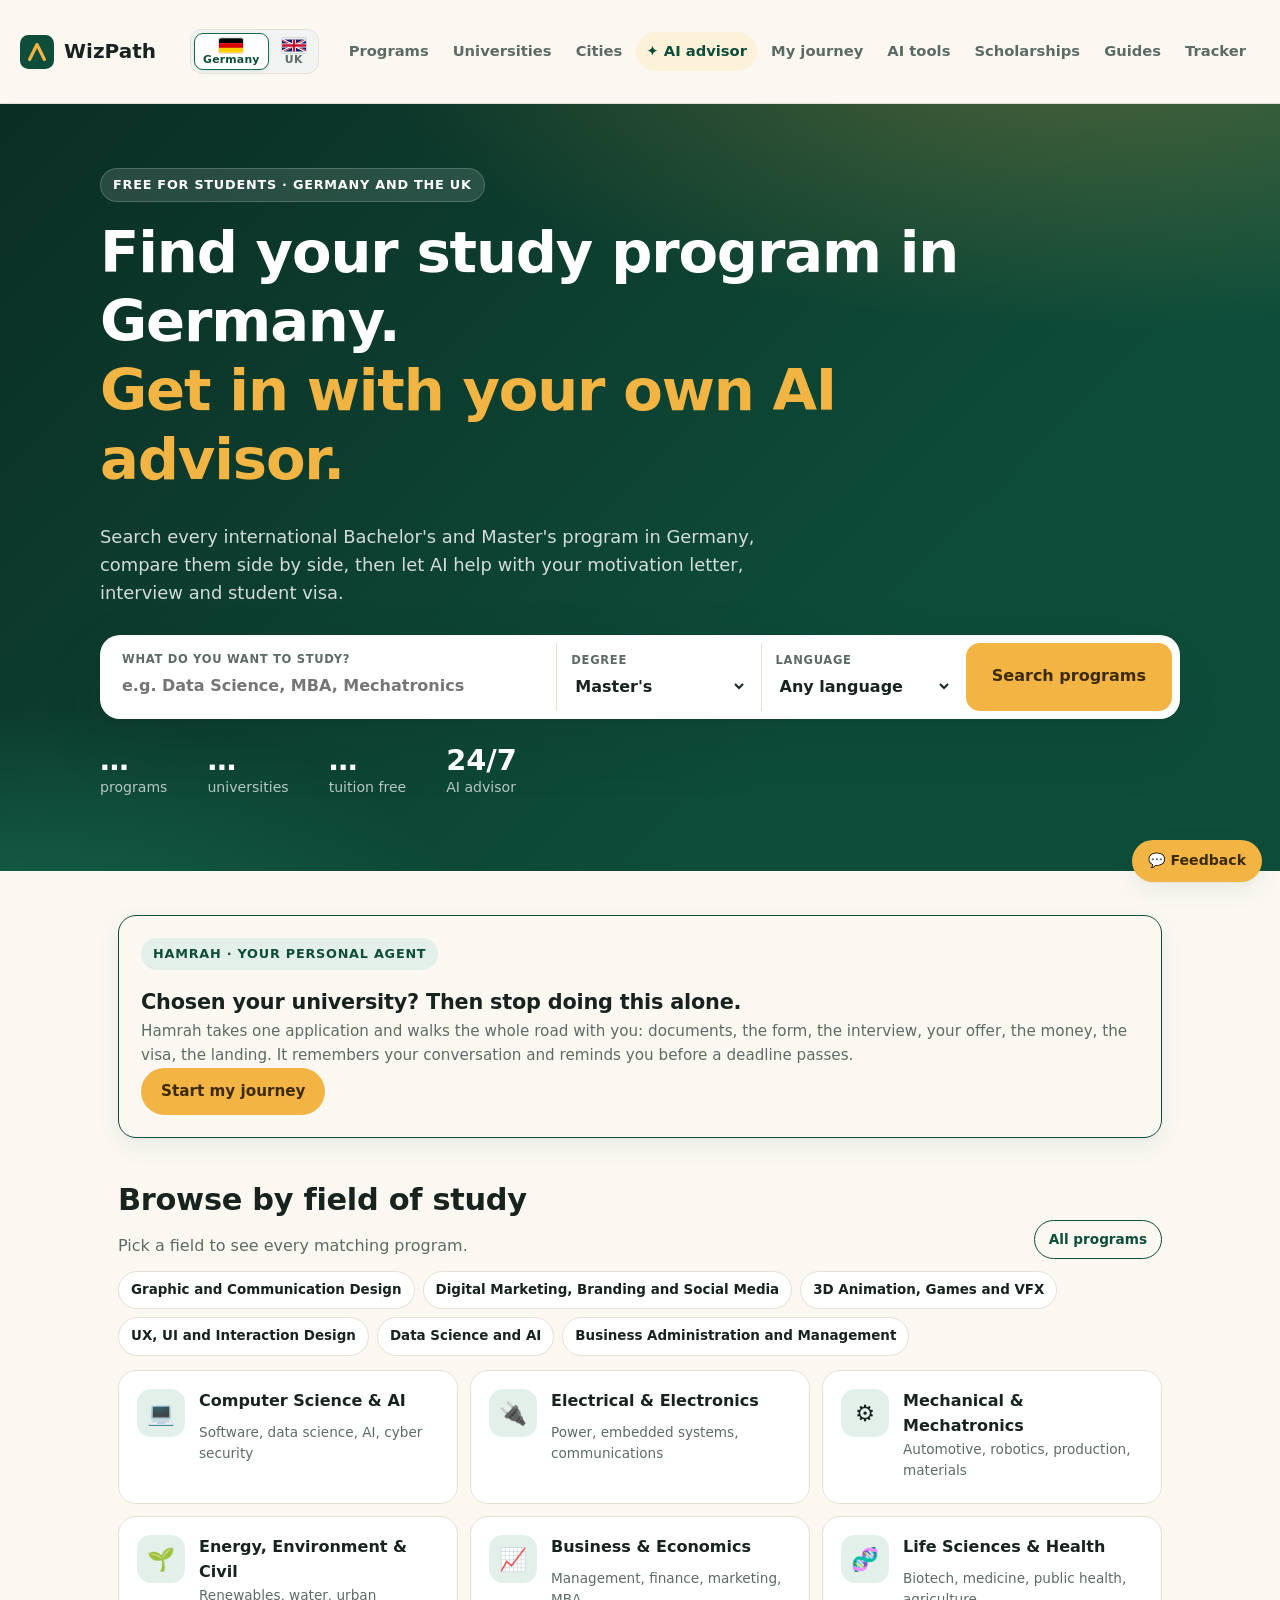
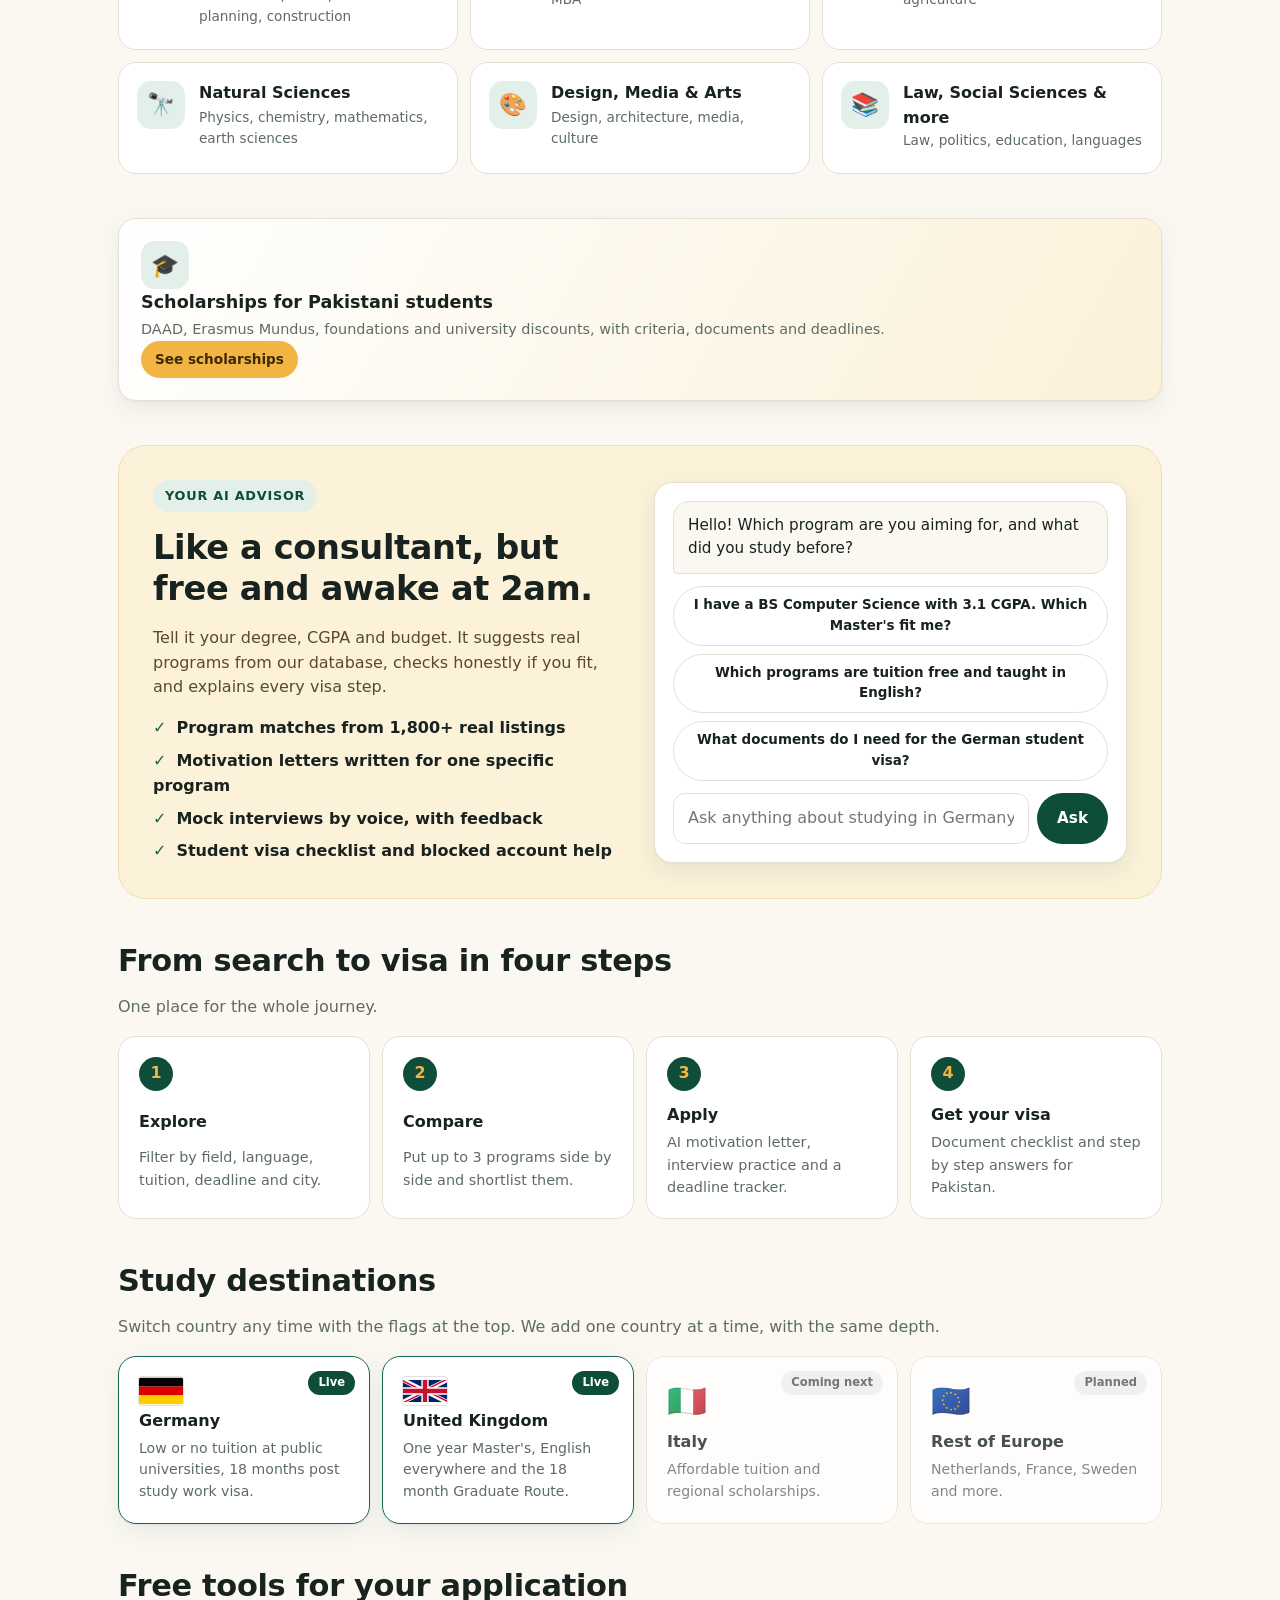
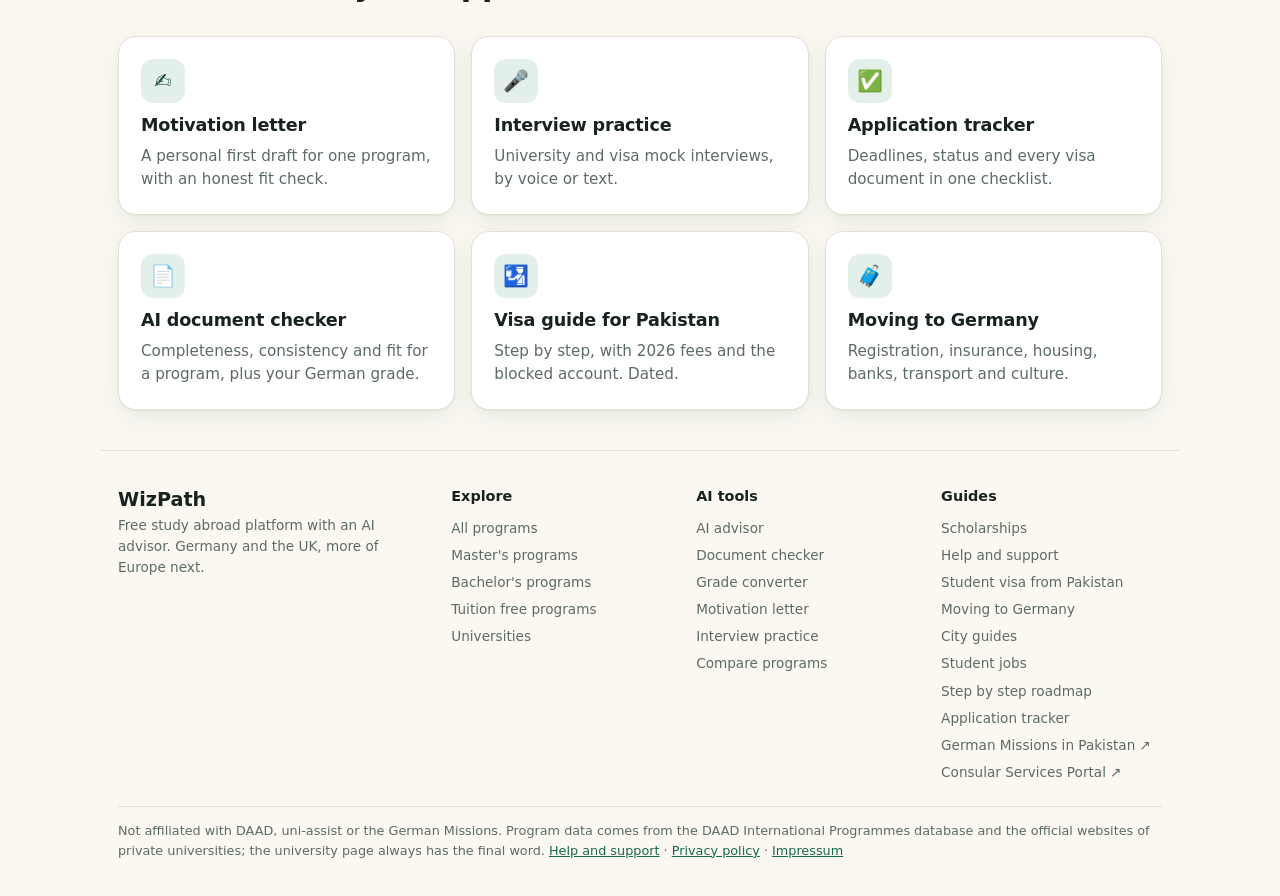
<file: index.html>
<!DOCTYPE html>
<html lang="en">
<head>
  <meta charset="UTF-8" />
  <meta name="viewport" content="width=device-width, initial-scale=1, viewport-fit=cover" />
  <meta http-equiv="Content-Security-Policy" content="default-src 'self'; script-src 'self'; style-src 'self' 'unsafe-inline' https://fonts.googleapis.com; font-src https://fonts.gstatic.com; img-src 'self' data: blob: https://uutsrmaomrfbnewgisqs.supabase.co https://upload.wikimedia.org https://thumb.wikimedia.org https://*.wikimedia.org; connect-src 'self' https://en.wikipedia.org https://www.wikidata.org https://uutsrmaomrfbnewgisqs.supabase.co wss://uutsrmaomrfbnewgisqs.supabase.co; frame-src 'none'; object-src 'none'; base-uri 'self'; form-action 'self'" />
  <meta name="referrer" content="strict-origin-when-cross-origin" />
  <title>WizPath · Study in Germany or the UK, with a free AI advisor</title>
  <meta name="description" content="Search Bachelor's and Master's programs in Germany and the UK, compare them, and get free AI help with motivation letters, interviews and the student visa." />
  <meta property="og:title" content="WizPath · Your free path to a university in Germany or the UK" />
  <meta property="og:site_name" content="WizPath" />
  <meta property="og:url" content="https://wizzpath.com/" />
  <meta property="og:type" content="website" />
  <meta name="twitter:card" content="summary_large_image" />
  <link rel="canonical" href="https://wizzpath.com/" />
  <meta property="og:description" content="Search programs in Germany and the UK, then let Hamrah walk your whole application with you. Free for Pakistani students." />
  <meta name="theme-color" content="#0E4D3A" />
  <link rel="preconnect" href="https://fonts.googleapis.com" />
  <link rel="preconnect" href="https://fonts.gstatic.com" crossorigin />
  <link href="https://fonts.googleapis.com/css2?family=Plus+Jakarta+Sans:wght@400;500;600;700;800&display=swap" rel="stylesheet" />
  <link rel="stylesheet" href="styles.css?v=20261114e" />
  <link rel="icon" href="data:image/svg+xml,%3Csvg xmlns='http://www.w3.org/2000/svg' viewBox='0 0 64 64'%3E%3Crect width='64' height='64' rx='16' fill='%230E4D3A'/%3E%3Cpath d='M18 46 L32 18 L46 46' stroke='%23F2B544' stroke-width='6' fill='none' stroke-linecap='round' stroke-linejoin='round'/%3E%3C/svg%3E" />
</head>
<body>
  <header class="topbar">
    <a href="#/" class="brand" aria-label="WizPath home">
      <span class="brand-mark" aria-hidden="true">
        <svg viewBox="0 0 64 64"><rect width="64" height="64" rx="16" fill="#0E4D3A"/><path d="M18 46 L32 18 L46 46" stroke="#F2B544" stroke-width="6" fill="none" stroke-linecap="round" stroke-linejoin="round"/></svg>
      </span>
      <span class="brand-name">WizPath</span>
    </a>
    <div class="ctry-switch" id="ctrySwitch" role="group" aria-label="Study country"></div>
    <nav class="topnav" aria-label="Main">
      <a href="#/finder" data-nav="finder">Programs</a>
      <a href="#/universities" data-nav="universities">Universities</a>
      <a href="#/cities" data-nav="cities">Cities</a>
      <a href="#/visa" data-nav="visa" class="nav-ai">✦ AI advisor</a>
      <a href="#/journey" data-nav="journey">My journey</a>
      <a href="#/tools" data-nav="tools">AI tools</a>
      <a href="#/scholarships" data-nav="scholarships">Scholarships</a>
      <a href="#/guides" data-nav="guides">Guides</a>
      <a href="#/tracker" data-nav="tracker">Tracker</a>
    </nav>
    <div id="authArea" class="auth-area"></div>
  </header>

  <div id="demoBanner" class="demo-banner" hidden>
    Demo mode: your data stays on this device and AI answers are samples. Connect Supabase in config.js to go live.
  </div>

  <main id="app" tabindex="-1"></main>

  <footer class="footer">
    <div class="foot-cols">
      <div class="foot-brand"><strong>WizPath</strong><p>Free study abroad platform with an AI advisor. Germany and the UK, more of Europe next.</p></div>
      <div id="footExplore"></div>
      <div><h4>AI tools</h4><a href="#/visa">AI advisor</a><a href="#/doccheck">Document checker</a><a href="#/grades">Grade converter</a><a href="#/letter">Motivation letter</a><a href="#/interview">Interview practice</a><a href="#/compare">Compare programs</a></div>
      <div id="footGuides"><h4>Guides</h4></div>
    </div>
    <p class="foot-legal" id="footLegal">Not affiliated with DAAD, uni-assist or the German Missions. Program data comes from the DAAD International Programmes database and the official websites of private universities; the university page always has the final word. <a href="#/support">Help and support</a> · <a href="#/privacy">Privacy policy</a> · <a href="#/impressum">Impressum</a></p>
  </footer>

  <nav class="bottomnav" aria-label="Mobile">
    <a href="#/" data-nav="home"><span class="ic">⌂</span>Home</a>
    <a href="#/finder" data-nav="finder"><span class="ic">⌕</span>Programs</a>
    <a href="#/visa" data-nav="visa"><span class="ic">✦</span>AI</a>
    <a href="#/tools" data-nav="tools"><span class="ic">🧰</span>Tools</a>
    <a href="#/journey" data-nav="journey"><span class="ic">🧭</span>Journey</a>
  </nav>

  <button id="fbBtn" class="fb-btn" type="button">💬 Feedback</button>
  <div id="toast" class="toast" role="status" aria-live="polite"></div>

  <script src="config.js?v=20261114e"></script>
  <script src="vendor/supabase-2.118.0.js?v=20261114e"></script>
  <script src="guides.js?v=20261114e"></script>
  <script src="guides_uk.js?v=20261114e"></script>
  <script src="journey_plan.js?v=20261114e"></script>
  <script src="programs.js?v=20261114e"></script>
  <script type="module" src="app.js?v=20261114e"></script>
</body>
</html>
</file>
<file: styles.css>
:root {
  --green: #0E4D3A;
  --green-2: #16684F;
  --green-soft: #E3F0EA;
  --gold: #F2B544;
  --gold-soft: #FCF1D9;
  --cream: #FBF8F2;
  --ink: #18231F;
  --muted: #5D6B65;
  --line: #E6E0D4;
  --white: #FFFFFF;
  --red: #B4442F;
  --red-soft: #F8E4DF;
  --radius: 18px;
  --shadow: 0 1px 2px rgba(14, 77, 58, .06), 0 8px 24px rgba(14, 77, 58, .08);
}

* { box-sizing: border-box; }
html, body { margin: 0; }
body {
  font-family: "Plus Jakarta Sans", system-ui, -apple-system, Segoe UI, Roboto, sans-serif;
  background: var(--cream);
  color: var(--ink);
  line-height: 1.55;
  font-size: 16px;
  padding-bottom: 76px;
  -webkit-font-smoothing: antialiased;
}
a { color: var(--green-2); }
h1, h2, h3 { line-height: 1.2; margin: 0 0 .5em; letter-spacing: -0.01em; }
h1 { font-size: clamp(2rem, 5vw, 3.2rem); font-weight: 800; }
h2 { font-size: clamp(1.4rem, 3vw, 1.9rem); font-weight: 800; }
h3 { font-size: 1.1rem; font-weight: 700; }
p { margin: 0 0 1em; }
main { max-width: 1080px; margin: 0 auto; padding: 24px 18px 40px; outline: none; }

/* Top bar */
.topbar {
  position: sticky; top: 0; z-index: 20;
  display: flex; align-items: center; gap: 20px;
  padding: 12px 20px;
  background: rgba(251, 248, 242, .92);
  backdrop-filter: blur(10px);
  border-bottom: 1px solid var(--line);
}
.brand { display: flex; align-items: center; gap: 10px; text-decoration: none; color: var(--ink); }
.brand-mark svg { width: 34px; height: 34px; display: block; }
.brand-name { font-weight: 800; font-size: 1.25rem; }
.brand-urdu { color: var(--muted); font-size: 1rem; }
.topnav { display: flex; gap: 4px; margin-left: auto; }
.topnav a {
  text-decoration: none; color: var(--muted); font-weight: 600; font-size: .92rem;
  padding: 8px 12px; border-radius: 999px;
}
.topnav a:hover { color: var(--ink); background: var(--green-soft); }
.topnav a.active { color: var(--green); background: var(--green-soft); }
.auth-area { display: flex; align-items: center; gap: 8px; }

.demo-banner {
  background: var(--gold-soft); color: #6B4A08; font-size: .88rem; text-align: center;
  padding: 8px 16px; border-bottom: 1px solid #F0DDB0;
}

/* Buttons */
.btn {
  display: inline-flex; align-items: center; justify-content: center; gap: 8px;
  font: inherit; font-weight: 700; font-size: .95rem;
  padding: 12px 20px; border-radius: 999px; border: 0; cursor: pointer;
  background: var(--green); color: var(--white); text-decoration: none;
  transition: transform .08s ease, background .15s ease;
}
.btn:hover { background: var(--green-2); }
.btn:active { transform: translateY(1px); }
.btn:disabled { opacity: .55; cursor: not-allowed; }
.btn.gold { background: var(--gold); color: #3E2A02; }
.btn.gold:hover { background: #E9A92E; }
.btn.ghost { background: transparent; color: var(--green); border: 1.5px solid var(--green); }
.btn.ghost:hover { background: var(--green-soft); }
.btn.small { padding: 8px 14px; font-size: .85rem; }
.btn.link { background: none; color: var(--muted); padding: 6px 8px; font-weight: 600; }
.btn.link:hover { color: var(--red); background: none; }

/* Hero */
.hero {
  display: grid; grid-template-columns: 1.15fr .85fr; gap: 32px; align-items: center;
  padding: 28px 0 36px;
}
.eyebrow {
  display: inline-block; font-weight: 700; font-size: .8rem; letter-spacing: .06em; text-transform: uppercase;
  color: var(--green); background: var(--green-soft); padding: 6px 12px; border-radius: 999px; margin-bottom: 16px;
}
.hero p.lead { font-size: 1.12rem; color: var(--muted); max-width: 34em; }
.hero-cta { display: flex; flex-wrap: wrap; gap: 12px; margin: 22px 0 18px; }
.hero-proof { display: flex; flex-wrap: wrap; gap: 18px; color: var(--muted); font-size: .9rem; }
.hero-proof span::before { content: "✓ "; color: var(--green-2); font-weight: 800; }
.hero-card {
  background: var(--green); color: var(--white); border-radius: 26px; padding: 26px;
  box-shadow: var(--shadow); position: relative; overflow: hidden;
}
.hero-card::after {
  content: ""; position: absolute; right: -60px; bottom: -60px; width: 200px; height: 200px;
  border-radius: 50%; background: rgba(242, 181, 68, .18);
}
.hero-card h3 { color: var(--gold); font-size: .85rem; text-transform: uppercase; letter-spacing: .08em; }
.compare { display: grid; gap: 12px; margin-top: 12px; position: relative; z-index: 1; }
.compare-row { display: flex; gap: 16px; justify-content: space-between; align-items: baseline; padding: 12px 0; border-bottom: 1px solid rgba(255,255,255,.14); }
.compare-row:last-child { border-bottom: 0; }
.compare-row .big { font-size: 1.6rem; font-weight: 800; }
.compare-row .strike { text-decoration: line-through; opacity: .6; }
.compare-row .gold { color: var(--gold); }

/* Cards */
.grid { display: grid; gap: 16px; }
.grid.cols-3 { grid-template-columns: repeat(3, 1fr); }
.grid.cols-2 { grid-template-columns: repeat(2, 1fr); }
.card {
  background: var(--white); border: 1px solid var(--line); border-radius: var(--radius);
  padding: 22px; box-shadow: var(--shadow);
}
a.card { text-decoration: none; color: inherit; transition: transform .12s ease, border-color .12s ease; display: block; }
a.card:hover { transform: translateY(-2px); border-color: var(--green-2); }
.card .icon {
  width: 44px; height: 44px; border-radius: 12px; display: grid; place-items: center;
  background: var(--green-soft); color: var(--green); font-size: 1.3rem; margin-bottom: 12px;
}
.card p { color: var(--muted); margin: 0; font-size: .95rem; }
.section { margin-top: 44px; }
.section-head { display: flex; justify-content: space-between; align-items: end; gap: 16px; margin-bottom: 16px; flex-wrap: wrap; }
.section-head p { color: var(--muted); margin: 0; }

.page-head { margin-bottom: 22px; }
.page-head p { color: var(--muted); max-width: 44em; margin: 0; }

/* Roadmap */
.steps { list-style: none; padding: 0; margin: 0; display: grid; gap: 12px; counter-reset: step; }
.step {
  display: grid; grid-template-columns: 44px 1fr; gap: 14px; align-items: start;
  background: var(--white); border: 1px solid var(--line); border-radius: var(--radius); padding: 18px;
}
.step-num {
  width: 44px; height: 44px; border-radius: 50%; background: var(--green); color: var(--white);
  display: grid; place-items: center; font-weight: 800;
}
.step h3 { margin-bottom: 4px; }
.step p { margin: 0; color: var(--muted); font-size: .95rem; }
.step .tag { display: inline-block; margin-top: 8px; font-size: .78rem; font-weight: 700; padding: 3px 10px; border-radius: 999px; background: var(--gold-soft); color: #6B4A08; }

/* Forms */
label { display: block; font-weight: 600; font-size: .9rem; margin-bottom: 6px; }
.hint { font-weight: 400; color: var(--muted); font-size: .82rem; }
input, select, textarea {
  width: 100%; font: inherit; font-size: 1rem; color: var(--ink);
  padding: 12px 14px; border-radius: 12px; border: 1.5px solid var(--line); background: var(--white);
}
input:focus, select:focus, textarea:focus { outline: none; border-color: var(--green-2); box-shadow: 0 0 0 3px var(--green-soft); }
textarea { min-height: 96px; resize: vertical; }
.field { margin-bottom: 16px; }
.form-row { display: grid; grid-template-columns: 1fr 1fr; gap: 14px; }

/* Tracker */
.progress-wrap { display: flex; align-items: center; gap: 14px; margin: 6px 0 4px; }
.progress { flex: 1; height: 10px; background: var(--green-soft); border-radius: 999px; overflow: hidden; }
.progress > span { display: block; height: 100%; background: linear-gradient(90deg, var(--green-2), var(--gold)); border-radius: 999px; transition: width .3s ease; }
.progress-label { font-weight: 800; color: var(--green); min-width: 48px; text-align: right; }
.app-list { display: grid; gap: 12px; }
.app-item {
  display: grid; grid-template-columns: 1fr auto; gap: 10px; align-items: center;
  background: var(--white); border: 1px solid var(--line); border-radius: 14px; padding: 14px 16px;
}
.app-item h4 { margin: 0; font-size: 1rem; }
.app-meta { color: var(--muted); font-size: .85rem; display: flex; flex-wrap: wrap; gap: 4px 12px; }
.app-actions { display: flex; align-items: center; gap: 6px; }
.app-actions select { width: auto; padding: 8px 10px; font-size: .85rem; border-radius: 999px; }
.status { font-size: .78rem; font-weight: 700; padding: 3px 10px; border-radius: 999px; }
.status.planning { background: #EEF0EF; color: #4A5551; }
.status.applied { background: #E2ECFA; color: #1F4E8C; }
.status.admitted { background: var(--green-soft); color: var(--green); }
.status.rejected { background: var(--red-soft); color: var(--red); }
.due-soon { color: var(--red); font-weight: 700; }
.checklist { list-style: none; padding: 0; margin: 0; display: grid; gap: 6px; }
.checklist li {
  display: flex; gap: 12px; align-items: flex-start; padding: 10px 12px; border-radius: 12px; cursor: pointer;
}
.checklist li:hover { background: var(--cream); }
.checklist input { width: 20px; height: 20px; margin-top: 2px; accent-color: var(--green); flex: none; }
.checklist .doc-title { font-weight: 600; }
.checklist .doc-note { display: block; color: var(--muted); font-size: .84rem; }
.checklist li.done .doc-title { text-decoration: line-through; color: var(--muted); }
.empty { text-align: center; color: var(--muted); padding: 26px 12px; border: 1.5px dashed var(--line); border-radius: 14px; }

/* Chat */
.chat {
  display: flex; flex-direction: column; height: min(68vh, 640px);
  background: var(--white); border: 1px solid var(--line); border-radius: var(--radius); box-shadow: var(--shadow); overflow: hidden;
}
.chat-log { flex: 1; overflow-y: auto; padding: 18px; display: flex; flex-direction: column; gap: 12px; }
.msg { max-width: 85%; padding: 12px 15px; border-radius: 16px; white-space: pre-wrap; font-size: .96rem; }
.msg.user { align-self: flex-end; background: var(--green); color: var(--white); border-bottom-right-radius: 4px; }
.msg.ai { align-self: flex-start; background: var(--cream); border: 1px solid var(--line); border-bottom-left-radius: 4px; }
.msg.ai a { color: var(--green-2); word-break: break-word; }
.msg.typing { color: var(--muted); font-style: italic; }
.chat-form { display: flex; gap: 10px; padding: 12px; border-top: 1px solid var(--line); background: var(--white); }
.chat-form textarea { min-height: 48px; max-height: 140px; border-radius: 14px; }
.chips { display: flex; flex-wrap: wrap; gap: 8px; padding: 0 18px 14px; }
.chip {
  font: inherit; font-size: .84rem; font-weight: 600; cursor: pointer;
  padding: 8px 12px; border-radius: 999px; border: 1.5px solid var(--line); background: var(--white); color: var(--ink);
}
.chip:hover { border-color: var(--green-2); color: var(--green); }
.notice { font-size: .84rem; color: var(--muted); margin-top: 10px; }

/* Letter output */
.output {
  white-space: pre-wrap; background: var(--white); border: 1px solid var(--line); border-radius: var(--radius);
  padding: 24px; font-size: .98rem; line-height: 1.7; box-shadow: var(--shadow);
}
.callout { background: var(--gold-soft); border: 1px solid #F0DDB0; color: #5A3E06; border-radius: 14px; padding: 14px 16px; font-size: .92rem; margin-bottom: 18px; }
.callout strong { color: #3E2A02; }

/* Auth modal */
.modal-bg { position: fixed; inset: 0; background: rgba(24, 35, 31, .45); display: grid; place-items: center; z-index: 50; padding: 18px; }
.modal { background: var(--white); border-radius: 22px; padding: 26px; width: min(420px, 100%); box-shadow: var(--shadow); }
.modal p { color: var(--muted); }

/* Toast */
.toast {
  position: fixed; left: 50%; bottom: 92px; transform: translateX(-50%) translateY(20px);
  background: var(--ink); color: var(--white); padding: 12px 18px; border-radius: 999px; font-size: .9rem; font-weight: 600;
  opacity: 0; pointer-events: none; transition: all .2s ease; z-index: 60; max-width: 90vw; text-align: center;
}
.toast.show { opacity: 1; transform: translateX(-50%) translateY(0); }

/* Footer */
.footer { max-width: 1080px; margin: 0 auto; padding: 24px 18px 30px; color: var(--muted); font-size: .85rem; border-top: 1px solid var(--line); }
.footer p { margin: 0 0 6px; }

/* Bottom nav (mobile) */
.bottomnav {
  position: fixed; bottom: 0; left: 0; right: 0; z-index: 30; display: none;
  background: var(--white); border-top: 1px solid var(--line);
  padding: 6px 4px calc(6px + env(safe-area-inset-bottom));
}
.bottomnav a {
  flex: 1; display: flex; flex-direction: column; align-items: center; gap: 2px;
  font-size: .7rem; font-weight: 600; color: var(--muted); text-decoration: none; padding: 6px 0;
}
.bottomnav .ic { font-size: 1.2rem; line-height: 1; }
.bottomnav a.active { color: var(--green); }

@media (max-width: 860px) {
  .topnav { display: none; }
  .auth-area { margin-left: auto; }
  .bottomnav { display: flex; }
  .hero { grid-template-columns: 1fr; padding-top: 8px; }
  .grid.cols-3, .grid.cols-2 { grid-template-columns: 1fr; }
  .form-row { grid-template-columns: 1fr; }
  .brand-urdu { display: none; }
  .msg { max-width: 92%; }
  .chips { flex-wrap: nowrap; overflow-x: auto; padding-bottom: 12px; scrollbar-width: none; }
  .chip { white-space: nowrap; flex: none; }
  .chat { height: 62vh; }
  .compare-row span:last-child { text-align: right; }
  .app-item { grid-template-columns: 1fr; }
}
@media (min-width: 861px) { body { padding-bottom: 0; } }

/* Google button, divider */
.btn.google { width: 100%; background: var(--white); color: var(--ink); border: 1.5px solid var(--line); }
.btn.google:hover { background: var(--cream); border-color: #CFC7B6; }
.or { display: flex; align-items: center; gap: 10px; color: var(--muted); font-size: .82rem; margin: 16px 0; }
.or::before, .or::after { content: ""; flex: 1; height: 1px; background: var(--line); }
.avatar { width: 34px; height: 34px; border-radius: 50%; background: var(--green); color: var(--gold); display: grid; place-items: center; font-weight: 800; text-decoration: none; }

/* Feedback */
.fb-btn {
  position: fixed; right: 18px; bottom: 18px; z-index: 25; font: inherit; font-weight: 700; font-size: .88rem;
  padding: 10px 16px; border-radius: 999px; border: 0; cursor: pointer; background: var(--gold); color: #3E2A02; box-shadow: var(--shadow);
}
.rating { display: flex; justify-content: space-between; margin: 6px 0 18px; }
.rating label { margin: 0; cursor: pointer; }
.rating input { position: absolute; opacity: 0; }
.rating span { font-size: 2rem; display: block; padding: 6px; border-radius: 14px; filter: grayscale(1); opacity: .55; transition: all .12s ease; }
.rating input:checked + span { filter: none; opacity: 1; background: var(--gold-soft); transform: scale(1.08); }
.rating input:focus-visible + span { outline: 2px solid var(--green-2); }

/* Admin */
.sys { display: flex; flex-wrap: wrap; gap: 10px 22px; align-items: center; font-weight: 600; font-size: .92rem; }
.kpis { display: grid; grid-template-columns: repeat(6, 1fr); gap: 12px; }
.kpi { background: var(--white); border: 1px solid var(--line); border-radius: 16px; padding: 16px; display: flex; flex-direction: column; gap: 2px; }
.kpi-label { color: var(--muted); font-size: .8rem; font-weight: 600; }
.kpi-val { font-size: 1.9rem; font-weight: 800; color: var(--green); line-height: 1.15; font-variant-numeric: tabular-nums; }
.kpi-sub { color: var(--muted); font-size: .78rem; }
.bars { display: grid; gap: 10px; }
.bar-row { display: grid; grid-template-columns: minmax(0, 1.2fr) 1fr auto; gap: 10px; align-items: center; font-size: .86rem; }
.bar-label { overflow: hidden; text-overflow: ellipsis; white-space: nowrap; }
.bar-track { height: 10px; background: var(--green-soft); border-radius: 999px; overflow: hidden; }
.bar-fill { display: block; height: 100%; background: var(--green-2); border-radius: 999px; }
.bar-val { font-weight: 700; font-variant-numeric: tabular-nums; min-width: 22px; text-align: right; }
.cols { display: grid; grid-template-columns: repeat(14, 1fr); gap: 6px; align-items: end; height: 170px; padding-top: 18px; }
.col { display: flex; flex-direction: column; align-items: center; justify-content: flex-end; height: 100%; gap: 4px; }
.col-bar { width: 100%; max-width: 28px; min-height: 2px; background: var(--green-2); border-radius: 6px 6px 2px 2px; }
.col-val { font-size: .72rem; font-weight: 700; color: var(--green); }
.col-label { font-size: .7rem; color: var(--muted); }
.table-wrap { overflow-x: auto; }
table { width: 100%; border-collapse: collapse; font-size: .88rem; }
th { text-align: left; color: var(--muted); font-weight: 600; font-size: .78rem; text-transform: uppercase; letter-spacing: .04em; padding: 8px 10px; border-bottom: 1px solid var(--line); }
td { padding: 10px; border-bottom: 1px solid var(--line); vertical-align: top; }
tr:last-child td { border-bottom: 0; }

@media (max-width: 860px) {
  .fb-btn { bottom: 84px; right: 12px; padding: 8px 12px; font-size: .8rem; }
  .kpis { grid-template-columns: repeat(2, 1fr); }
  .cols { gap: 3px; }
}

/* Finder */
.finder { display: grid; grid-template-columns: 280px 1fr; gap: 18px; align-items: start; }
.filters { position: sticky; top: 76px; padding: 18px; max-height: calc(100vh - 96px); overflow-y: auto; }
.filters .field { margin-bottom: 12px; }
.filters select, .filters input[type=search] { padding: 10px 12px; font-size: .92rem; }
.filters-head { display: flex; justify-content: space-between; align-items: center; margin-bottom: 8px; }
.filters-head h3 { margin: 0; }
.seg { display: flex; background: var(--cream); border: 1.5px solid var(--line); border-radius: 12px; padding: 3px; }
.seg label { flex: 1; margin: 0; cursor: pointer; }
.seg input { position: absolute; opacity: 0; }
.seg span { display: block; text-align: center; padding: 7px 4px; border-radius: 9px; font-size: .88rem; font-weight: 600; color: var(--muted); }
.seg input:checked + span { background: var(--white); color: var(--green); box-shadow: 0 1px 3px rgba(0,0,0,.08); }
.seg input:focus-visible + span { outline: 2px solid var(--green-2); }
.check { display: flex; gap: 8px; align-items: center; font-weight: 600; font-size: .9rem; cursor: pointer; }
.check input { width: 18px; height: 18px; accent-color: var(--green); }
.results-bar { display: flex; justify-content: space-between; align-items: center; margin-bottom: 12px; gap: 10px; }
.results-tools { display: flex; gap: 8px; align-items: center; }
.count { font-weight: 800; color: var(--green); }
.sort { width: auto; padding: 8px 12px; font-size: .88rem; border-radius: 999px; }
#toggleF { display: none; }
.sr-only { position: absolute; width: 1px; height: 1px; overflow: hidden; clip: rect(0 0 0 0); }
.prog-list { display: grid; gap: 12px; }
.prog-grid { display: grid; grid-template-columns: repeat(3, 1fr); gap: 12px; }
.prog-card { background: var(--white); border: 1px solid var(--line); border-radius: var(--radius); box-shadow: var(--shadow); display: flex; flex-direction: column; transition: border-color .12s ease; }
.prog-card:hover { border-color: var(--green-2); }
.prog-main { display: block; padding: 18px 18px 10px; text-decoration: none; color: inherit; flex: 1; }
.prog-main h3 { margin: 10px 0 2px; font-size: 1.12rem; }
.prog-uni { color: var(--muted); margin: 0 0 10px; font-weight: 600; font-size: .92rem; }
.prog-uni.big { font-size: 1.05rem; }
.prog-top { display: flex; flex-wrap: wrap; gap: 6px; }
.pill { font-size: .74rem; font-weight: 700; padding: 3px 10px; border-radius: 999px; background: #EEF0EF; color: #4A5551; }
.pill-green { background: var(--green-soft); color: var(--green); }
.pill-gold { background: var(--gold-soft); color: #6B4A08; }
.pill-free { background: #E4F4EC; color: #16684F; }
.prog-facts { display: grid; grid-template-columns: 1fr 1fr; gap: 6px 14px; font-size: .86rem; color: var(--ink); }
.prog-actions { display: flex; gap: 8px; padding: 0 18px 16px; }
.save-btn[aria-pressed="true"] { background: var(--gold-soft); border-color: var(--gold); color: #6B4A08; }
.back { display: inline-block; margin-bottom: 12px; text-decoration: none; font-weight: 700; }
.prog-hero h1 { font-size: clamp(1.7rem, 4vw, 2.4rem); margin-top: 12px; }
.prog-cta { display: flex; flex-wrap: wrap; gap: 10px; margin-top: 16px; }
.facts { display: grid; gap: 0; }
.fact { display: flex; justify-content: space-between; gap: 16px; padding: 10px 0; border-bottom: 1px solid var(--line); font-size: .93rem; }
.fact:last-child { border-bottom: 0; }
.fact span { color: var(--muted); }
.fact strong { text-align: right; font-weight: 600; }
.deadline-big { background: var(--green); color: var(--white); border-radius: 14px; padding: 16px; display: grid; gap: 2px; margin-bottom: 8px; }
.deadline-big.soon { background: var(--red); }
.deadline-big span { font-size: .8rem; opacity: .8; font-weight: 600; }
.deadline-big strong { font-size: 1.5rem; }
.deadline-big em { font-style: normal; font-size: .88rem; opacity: .9; }
.needs { margin: 0; padding-left: 20px; display: grid; gap: 8px; }
.shortlist { list-style: none; padding: 0; margin: 0; display: grid; gap: 4px; }
.shortlist a { display: grid; padding: 8px 10px; border-radius: 10px; text-decoration: none; color: var(--ink); }
.shortlist a:hover { background: var(--cream); }
.shortlist span { color: var(--muted); font-size: .85rem; }

@media (max-width: 860px) {
  .finder { grid-template-columns: 1fr; }
  .filters { display: none; position: static; max-height: none; }
  .filters.open { display: block; }
  #toggleF { display: inline-flex; }
  .prog-grid { grid-template-columns: 1fr; }
}
.topnav a { white-space: nowrap; }
@media (max-width: 1180px) { .brand-urdu { display: none; } .topnav a { padding: 8px 9px; font-size: .88rem; } }

.otp { font-size: 1.6rem; letter-spacing: .5em; text-align: center; font-weight: 800; font-variant-numeric: tabular-nums; }
.otp-actions { display: flex; justify-content: space-between; margin-top: 8px; }

.apply-steps { display: grid; grid-template-columns: repeat(3, 1fr); gap: 10px; margin-top: 16px; }
.apply-step { display: flex; gap: 12px; align-items: flex-start; padding: 14px; border: 1.5px solid var(--line); border-radius: 14px; text-decoration: none; color: var(--ink); background: var(--white); }
a.apply-step:hover { border-color: var(--green-2); }
.apply-step span { flex: none; width: 28px; height: 28px; border-radius: 50%; background: var(--gold); color: #3E2A02; display: grid; place-items: center; font-weight: 800; }
.apply-step strong { display: block; font-size: .95rem; }
.apply-step em { font-style: normal; color: var(--muted); font-size: .84rem; }
.prog-actions { flex-wrap: wrap; }
@media (max-width: 860px) { .apply-steps { grid-template-columns: 1fr; } }

.auth-tabs { display: flex; background: var(--cream); border-radius: 12px; padding: 4px; margin-bottom: 16px; }
.auth-tabs button { flex: 1; font: inherit; font-weight: 700; border: 0; background: none; padding: 9px; border-radius: 9px; cursor: pointer; color: var(--muted); }
.auth-tabs button.on { background: var(--white); color: var(--green); box-shadow: 0 1px 3px rgba(0,0,0,.08); }
.voice-bar { display: flex; flex-wrap: wrap; gap: 10px 16px; align-items: center; padding: 10px 14px; border-top: 1px solid var(--line); background: var(--cream); font-size: .88rem; }
.voice-bar select { width: auto; padding: 6px 10px; font-size: .85rem; border-radius: 999px; }
.mic { flex: none; width: 48px; height: 48px; border-radius: 50%; border: 1.5px solid var(--line); background: var(--white); font-size: 1.3rem; cursor: pointer; align-self: center; }
.mic.on { background: var(--red); border-color: var(--red); animation: pulse 1.2s infinite; }
@keyframes pulse { 0%,100% { box-shadow: 0 0 0 0 rgba(180,68,47,.45); } 50% { box-shadow: 0 0 0 10px rgba(180,68,47,0); } }
.auth-area .btn.link { color: var(--ink); }

/* ===== Premium portal layer ===== */
:root { --navy: #0B2E24; --shadow-lg: 0 2px 4px rgba(11,46,36,.05), 0 24px 60px rgba(11,46,36,.14); }
.topnav .nav-ai { color: var(--green); background: var(--gold-soft); }
.topnav .nav-ai.active, .topnav .nav-ai:hover { background: var(--gold); color: #3E2A02; }

.home-hero, .page-hero {
  margin: -24px calc(50% - 50vw) 0; padding: 64px 20px 72px; color: #fff;
  background: radial-gradient(1200px 500px at 85% -10%, rgba(242,181,68,.28), transparent 60%),
              radial-gradient(800px 400px at 0% 110%, rgba(22,104,79,.9), transparent 60%),
              linear-gradient(135deg, var(--navy), var(--green) 70%);
}
.home-hero-in { max-width: 1080px; margin: 0 auto; }
.home-hero h1 { font-size: clamp(2.1rem, 5.4vw, 3.6rem); letter-spacing: -.02em; max-width: 16em; }
.home-hero h1 span { color: var(--gold); }
.home-hero .lead { color: rgba(255,255,255,.82); font-size: 1.12rem; max-width: 40em; }
.eyebrow.light { background: rgba(255,255,255,.12); color: #fff; border: 1px solid rgba(255,255,255,.18); }
.mega-search {
  display: grid; grid-template-columns: 2.2fr 1fr 1fr auto; gap: 0; margin: 28px 0 26px;
  background: #fff; border-radius: 20px; padding: 8px; box-shadow: var(--shadow-lg); align-items: stretch;
}
.ms-field { padding: 8px 14px; border-right: 1px solid var(--line); display: flex; flex-direction: column; justify-content: center; }
.ms-field label { font-size: .72rem; text-transform: uppercase; letter-spacing: .06em; color: var(--muted); margin: 0 0 2px; }
.ms-field input, .ms-field select { border: 0; padding: 4px 0; font-weight: 600; background: transparent; box-shadow: none !important; }
.ms-field:nth-child(3) { border-right: 0; }
.ms-go { border-radius: 14px; padding: 0 26px; font-size: 1rem; }
.hero-stats { display: flex; flex-wrap: wrap; gap: 14px 40px; }
.hero-stats div { display: flex; flex-direction: column; }
.hero-stats strong { font-size: 1.8rem; font-weight: 800; color: #fff; font-variant-numeric: tabular-nums; line-height: 1.1; }
.hero-stats span { color: rgba(255,255,255,.7); font-size: .88rem; }
.page-hero { padding: 44px 20px 48px; margin-bottom: 22px; }
.page-hero > * { max-width: 1080px; margin-left: auto; margin-right: auto; }
.page-hero p { color: rgba(255,255,255,.8); max-width: 1080px; }

.field-grid { display: grid; grid-template-columns: repeat(3, 1fr); gap: 12px; }
.field-card { display: grid; grid-template-columns: 48px 1fr; grid-template-rows: auto auto auto; column-gap: 14px; padding: 18px; border-radius: var(--radius); background: #fff; border: 1px solid var(--line); text-decoration: none; color: var(--ink); transition: all .15s ease; }
.field-card:hover { border-color: var(--green-2); transform: translateY(-2px); box-shadow: var(--shadow); }
.fc-ic { grid-row: 1 / 4; width: 48px; height: 48px; border-radius: 14px; background: var(--green-soft); display: grid; place-items: center; font-size: 1.4rem; }
.field-card strong { font-size: 1rem; }
.field-card em { font-style: normal; color: var(--muted); font-size: .85rem; }
.fc-n { color: var(--green-2); font-weight: 700; font-size: .82rem; margin-top: 4px; }

.ai-moat { display: grid; grid-template-columns: 1fr 1fr; gap: 28px; align-items: center; background: var(--gold-soft); border: 1px solid #F0DDB0; border-radius: 28px; padding: 34px; }
.ai-moat h2 { font-size: clamp(1.5rem, 3.2vw, 2.1rem); }
.ai-moat p { color: #5A4A2A; }
.ticks { list-style: none; padding: 0; margin: 0; display: grid; gap: 8px; font-weight: 600; }
.ticks li::before { content: "✓"; color: var(--green-2); font-weight: 800; margin-right: 10px; }
.ai-ask { padding: 18px; display: grid; gap: 12px; }
.ai-ask .chips { padding: 0; }
.ai-bubble { background: var(--cream); border: 1px solid var(--line); border-radius: 16px 16px 16px 4px; padding: 12px 14px; font-size: .95rem; }
.ai-input { display: flex; gap: 8px; }
.ai-strip { display: flex; justify-content: space-between; align-items: center; gap: 16px; margin-top: 16px; flex-wrap: wrap; }
.ai-strip h3 { margin: 0 0 4px; }

.steps4 { display: grid; grid-template-columns: repeat(4, 1fr); gap: 12px; }
.s4 { position: relative; padding: 20px; border-radius: var(--radius); background: #fff; border: 1px solid var(--line); text-decoration: none; color: var(--ink); display: grid; gap: 4px; }
.s4:hover { border-color: var(--green-2); }
.s4 span { width: 34px; height: 34px; border-radius: 50%; background: var(--green); color: var(--gold); display: grid; place-items: center; font-weight: 800; margin-bottom: 8px; }
.s4 em { font-style: normal; color: var(--muted); font-size: .9rem; }

.dest-grid { display: grid; grid-template-columns: repeat(4, 1fr); gap: 12px; }
.dest { position: relative; padding: 20px; border-radius: var(--radius); background: #fff; border: 1px solid var(--line); display: grid; gap: 4px; text-decoration: none; color: var(--ink); opacity: .78; }
.dest.live { opacity: 1; border-color: var(--green-2); box-shadow: var(--shadow); }
.dest .flag { font-size: 2rem; }
.dest em { font-style: normal; color: var(--muted); font-size: .88rem; }
.dest-tag { position: absolute; top: 14px; right: 14px; font-size: .72rem; font-weight: 800; padding: 3px 10px; border-radius: 999px; background: var(--green); color: #fff; }
.dest-tag.soon { background: #EEF0EF; color: #4A5551; }

.mono { flex: none; width: 40px; height: 40px; border-radius: 12px; background: linear-gradient(135deg, var(--green), var(--green-2)); color: var(--gold); display: grid; place-items: center; font-weight: 800; font-size: .9rem; letter-spacing: .02em; }
.mono.big { width: 52px; height: 52px; border-radius: 14px; font-size: 1.05rem; }
.mono.xl { width: 84px; height: 84px; border-radius: 22px; font-size: 1.7rem; box-shadow: var(--shadow-lg); }
.prog-head { display: flex; gap: 12px; align-items: center; }
.pill-lang { background: #E7EEFB; color: #24477E; }
.uni-grid { display: grid; grid-template-columns: repeat(3, 1fr); gap: 12px; }
.uni-card { display: grid; grid-template-columns: auto 1fr auto; gap: 14px; align-items: center; padding: 16px; border-radius: var(--radius); background: #fff; border: 1px solid var(--line); text-decoration: none; color: var(--ink); transition: all .15s ease; }
.uni-card:hover { border-color: var(--green-2); box-shadow: var(--shadow); }
.uni-card h3 { font-size: .98rem; margin: 0 0 2px; }
.uni-card p { margin: 0 0 6px; color: var(--muted); font-size: .84rem; }
.uni-tags { display: flex; flex-wrap: wrap; gap: 4px; }
.uni-count { text-align: center; }
.uni-count strong { display: block; font-size: 1.4rem; color: var(--green); line-height: 1; }
.uni-count span { font-size: .72rem; color: var(--muted); }
.uni-tools { display: grid; grid-template-columns: 2fr 1fr 1fr 1fr; gap: 10px; padding: 12px; margin-bottom: 14px; }
.uni-hero { display: flex; gap: 22px; align-items: center; padding: 28px; border-radius: 26px; color: #fff; background: linear-gradient(135deg, var(--navy), var(--green)); }
.uni-hero h1 { font-size: clamp(1.6rem, 4vw, 2.4rem); margin-bottom: 4px; }
.uni-hero p { color: rgba(255,255,255,.8); margin: 0; }
.uni-hero .mono.xl { background: #fff; color: var(--green); }
.btn.ghost.light { color: #fff; border-color: rgba(255,255,255,.5); }
.btn.ghost.light:hover { background: rgba(255,255,255,.1); }
.stat-row { display: grid; grid-template-columns: repeat(4, 1fr); gap: 12px; margin: 14px 0 18px; }
.stat-row div { background: #fff; border: 1px solid var(--line); border-radius: 16px; padding: 16px; }
.stat-row strong { display: block; font-size: 1.7rem; color: var(--green); line-height: 1.1; }
.stat-row span { color: var(--muted); font-size: .85rem; }
.small-seg { min-width: 240px; }

.cmp-btn[aria-pressed="true"] { background: #E7EEFB; border-color: #24477E; color: #24477E; }
.cmp-bar { position: fixed; left: 50%; transform: translateX(-50%); bottom: 22px; z-index: 40; display: flex; gap: 14px; align-items: center; background: var(--navy); color: #fff; padding: 10px 12px 10px 20px; border-radius: 999px; box-shadow: var(--shadow-lg); font-size: .92rem; }
.cmp-bar .btn.link { color: rgba(255,255,255,.75); }
.cmp-table th { vertical-align: top; text-transform: none; letter-spacing: 0; font-size: .95rem; color: var(--ink); min-width: 200px; }
.cmp-name { font-weight: 800; text-decoration: none; display: block; margin-bottom: 4px; }
.cmp-k { color: var(--muted); font-weight: 600; white-space: nowrap; }
.cmp-actions { display: flex; flex-wrap: wrap; gap: 6px; }

.footer { max-width: 1080px; }
.foot-cols { display: grid; grid-template-columns: 1.4fr 1fr 1fr 1fr; gap: 24px; margin: 10px 0 20px; }
.foot-cols h4 { margin: 0 0 8px; color: var(--ink); font-size: .9rem; }
.foot-cols a { display: block; color: var(--muted); text-decoration: none; padding: 3px 0; }
.foot-cols a:hover { color: var(--green); }
.foot-brand strong { font-size: 1.2rem; color: var(--ink); }
.foot-legal { border-top: 1px solid var(--line); padding-top: 14px; font-size: .8rem; }

@media (max-width: 960px) {
  .mega-search { grid-template-columns: 1fr 1fr; gap: 6px; }
  .ms-q { grid-column: 1 / -1; }
  .ms-field { border-right: 0; border-bottom: 1px solid var(--line); }
  .ms-go { grid-column: 1 / -1; padding: 14px; }
  .field-grid, .uni-grid { grid-template-columns: 1fr 1fr; }
  .ai-moat { grid-template-columns: 1fr; padding: 22px; }
  .steps4, .dest-grid { grid-template-columns: 1fr 1fr; }
  .foot-cols { grid-template-columns: 1fr 1fr; }
  .uni-tools { grid-template-columns: 1fr 1fr; }
  .uni-tools input { grid-column: 1 / -1; }
}
@media (max-width: 600px) {
  .home-hero { padding: 40px 18px 48px; }
  .field-grid, .uni-grid, .steps4, .dest-grid, .stat-row { grid-template-columns: 1fr; }
  .stat-row { grid-template-columns: 1fr 1fr; }
  .uni-hero { flex-direction: column; align-items: flex-start; padding: 22px; }
  .cmp-bar { bottom: 84px; width: calc(100% - 24px); justify-content: space-between; }
  .ai-input { flex-direction: column; }
}
body { overflow-x: clip; }
.active-filters { display: flex; flex-wrap: wrap; gap: 6px; margin: -4px 0 12px; align-items: center; }
.active-filters:empty { display: none; }
.fchip { font: inherit; font-size: .82rem; font-weight: 700; padding: 6px 12px; border-radius: 999px; border: 1.5px solid var(--green-2); background: var(--green-soft); color: var(--green); cursor: pointer; }
.fchip:hover { background: #fff; }
.fchip span { margin-left: 4px; font-weight: 800; }
.upd-bar { position: fixed; top: 0; left: 0; right: 0; z-index: 70; display: flex; gap: 14px; justify-content: center; align-items: center; padding: 10px 16px; background: var(--navy); color: #fff; font-weight: 600; font-size: .92rem; }

/* Profile */
.profile-wrap { max-width: 760px; display: grid; gap: 16px; }
.prof-form { display: grid; gap: 16px; }
.prof-form h3, .profile-wrap > .card h3 { margin-bottom: 14px; }
.prof-head { display: grid; grid-template-columns: auto 1fr; gap: 18px; align-items: center; }
.prof-id h2 { margin: 0; font-size: 1.4rem; }
.prof-id p { margin: 2px 0 10px; color: var(--muted); }
.av-actions { display: flex; gap: 8px; align-items: center; }
.av-actions label.btn { margin: 0; cursor: pointer; }
.prof-progress { grid-column: 1 / -1; display: grid; gap: 6px; font-size: .85rem; font-weight: 700; color: var(--green); }
.av-img, .av-ini { width: 40px; height: 40px; border-radius: 50%; object-fit: cover; display: grid; place-items: center; background: var(--green); color: var(--gold); font-weight: 800; }
.av-img.xl, .av-ini.xl { width: 96px; height: 96px; font-size: 2rem; box-shadow: var(--shadow); }
.avatar img { width: 100%; height: 100%; border-radius: 50%; object-fit: cover; display: block; }
.avatar { overflow: hidden; }
.phone-row { display: grid; grid-template-columns: 150px 1fr; gap: 8px; }
.phone-row select { padding: 12px 8px; font-size: .9rem; }
.small-check { font-weight: 400; font-size: .88rem; margin: -6px 0 16px; }
.save-sticky { width: 100%; padding: 14px; }
.pw-form { margin-top: 12px; }
.pw-meter { height: 6px; background: var(--green-soft); border-radius: 999px; overflow: hidden; margin: -6px 0 4px; }
.pw-meter span { display: block; height: 100%; width: 0; background: var(--red); transition: width .2s ease; }
.pw-meter span.mid { background: var(--gold); }
.pw-meter span.ok { background: var(--green-2); }
.btn.danger { color: var(--red); border-color: var(--red); }
.btn.danger:hover { background: var(--red-soft); }
@media (max-width: 860px) { .phone-row { grid-template-columns: 120px 1fr; } }

/* Cities */
.city-grid { display: grid; grid-template-columns: repeat(3, 1fr); gap: 14px; }
.city-card { border-radius: var(--radius); overflow: hidden; background: #fff; border: 1px solid var(--line); text-decoration: none; color: var(--ink); transition: all .15s ease; }
.city-card:hover { box-shadow: var(--shadow); transform: translateY(-2px); }
.city-img { height: 150px; background: linear-gradient(135deg, var(--green), var(--navy)) center / cover no-repeat; }
.city-body { padding: 14px 16px; }
.city-body h3 { margin: 0; }
.city-body p { margin: 0 0 8px; color: var(--muted); font-size: .88rem; }
.city-hero { margin-bottom: 14px; border-radius: 26px; min-height: 260px; display: flex; align-items: flex-end; color: #fff; background: linear-gradient(135deg, var(--navy), var(--green)) center / cover no-repeat; }
.city-hero-in { padding: 26px; }
.city-hero h1 { font-size: clamp(2rem, 5vw, 3rem); margin: 6px 0; }
.city-hero p { color: rgba(255,255,255,.88); max-width: 40em; margin: 0; }
.toc { display: flex; flex-wrap: wrap; gap: 8px; margin-bottom: 16px; }
.toc a { padding: 8px 12px; border-radius: 999px; background: #fff; border: 1px solid var(--line); text-decoration: none; color: var(--ink); font-weight: 600; font-size: .88rem; }
.guide-sec { margin-bottom: 14px; scroll-margin-top: 80px; }
.guide-sec h2 { font-size: 1.25rem; }
.grade-big { font-size: 3.4rem; font-weight: 800; color: var(--green); line-height: 1; margin: 6px 0; }
/* Admission */
.adm-grid { display: grid; grid-template-columns: repeat(3, 1fr); gap: 10px; }
.adm { border: 1px solid var(--line); border-radius: 14px; padding: 12px 14px; display: grid; gap: 2px; }
.adm span { font-size: .78rem; color: var(--muted); font-weight: 600; text-transform: uppercase; letter-spacing: .04em; }
.adm strong { font-size: .98rem; }
.adm em { font-style: normal; font-size: .82rem; color: var(--muted); }
.adm-req { margin-top: 12px; background: var(--cream); border-radius: 14px; padding: 12px 14px; }
.adm-req p { margin: 4px 0; font-size: .92rem; }
/* Doc checker */
.dropzone { display: block; text-align: center; padding: 26px 14px; border: 2px dashed var(--line); border-radius: 16px; cursor: pointer; font-weight: 400; background: var(--cream); }
.dropzone.over, .dropzone:hover { border-color: var(--green-2); background: var(--green-soft); }
.dc-list { list-style: none; padding: 0; margin: 10px 0 0; display: grid; gap: 6px; }
.dc-list li { display: flex; gap: 8px; align-items: center; justify-content: space-between; padding: 8px 10px; border: 1px solid var(--line); border-radius: 10px; font-size: .88rem; }
.dc-list em { font-style: normal; color: var(--muted); margin-left: auto; }
.dc-hits { position: absolute; left: 0; right: 0; top: 100%; z-index: 10; background: #fff; border-radius: 12px; box-shadow: var(--shadow-lg); overflow: hidden; }
.dc-hits button { display: grid; width: 100%; text-align: left; border: 0; background: #fff; padding: 8px 12px; cursor: pointer; font: inherit; border-bottom: 1px solid var(--line); }
.dc-hits button:hover { background: var(--cream); }
.dc-hits span { color: var(--muted); font-size: .82rem; }
.dc-score { display: flex; gap: 16px; align-items: center; margin: 8px 0 14px; }
.ring { --v: 0; flex: none; width: 92px; height: 92px; border-radius: 50%; display: grid; place-content: center; text-align: center; background: radial-gradient(closest-side, #fff 78%, transparent 80%), conic-gradient(var(--green-2) calc(var(--v) * 1%), var(--green-soft) 0); }
.ring strong { font-size: 1.6rem; line-height: 1; color: var(--green); }
.ring span { font-size: .72rem; color: var(--muted); }
.dc-score p { margin: 2px 0 0; color: var(--muted); font-size: .9rem; }
.dc-grade { display: grid; grid-template-columns: 1fr 1fr; gap: 8px; background: var(--green-soft); border-radius: 14px; padding: 12px 14px; margin-bottom: 12px; }
.dc-grade div { display: grid; }
.dc-grade span { font-size: .78rem; color: var(--muted); font-weight: 600; }
.dc-grade strong { font-size: 1.5rem; color: var(--green); }
.dc-grade em { grid-column: 1 / -1; font-style: normal; font-size: .8rem; color: var(--muted); }
.dc-chance { border-radius: 14px; padding: 12px 14px; margin-bottom: 12px; background: var(--cream); border: 1px solid var(--line); }
.dc-chance.high { background: #E4F4EC; } .dc-chance.medium { background: var(--gold-soft); } .dc-chance.low { background: var(--red-soft); }
.dc-chance ul { margin: 6px 0; padding-left: 18px; font-size: .9rem; }
.dc-chance em { font-style: normal; font-size: .8rem; color: var(--muted); }
.dc-check, .dc-flags { list-style: none; padding: 0; margin: 0 0 12px; display: grid; gap: 6px; font-size: .9rem; }
.dc-check span { color: var(--muted); }
.dc-flags li { padding: 8px 10px; border-radius: 10px; background: var(--cream); border-left: 4px solid var(--gold); }
.dc-flags li.high { border-left-color: var(--red); } .dc-flags li.low { border-left-color: var(--green-2); }
#dcOut h4 { margin: 14px 0 6px; }
@media (max-width: 960px) { .city-grid, .adm-grid { grid-template-columns: 1fr 1fr; } }
@media (max-width: 600px) { .city-grid, .adm-grid { grid-template-columns: 1fr; } }
.topnav a { padding: 8px 10px; }
.job-grid { display: grid; grid-template-columns: repeat(3, 1fr); gap: 10px; }
.job-card { display: grid; gap: 4px; padding: 14px 16px; border-radius: 14px; background: #fff; border: 1px solid var(--line); text-decoration: none; color: var(--ink); }
a.job-card:hover { border-color: var(--green-2); box-shadow: var(--shadow); }
.job-card strong { color: var(--green); }
.job-card span { color: var(--muted); font-size: .88rem; }
.pager { display: flex; flex-wrap: wrap; gap: 6px; justify-content: center; margin: 22px 0 6px; }
.pg { min-width: 40px; height: 40px; border-radius: 12px; border: 1.5px solid var(--line); background: #fff; font: inherit; font-weight: 700; cursor: pointer; color: var(--ink); }
.pg:hover:not(:disabled) { border-color: var(--green-2); color: var(--green); }
.pg.on { background: var(--green); border-color: var(--green); color: #fff; }
.pg:disabled { opacity: .4; cursor: default; }
.pg-gap { align-self: center; color: var(--muted); padding: 0 2px; }
@media (max-width: 960px) { .job-grid { grid-template-columns: 1fr 1fr; } }
@media (max-width: 600px) { .job-grid { grid-template-columns: 1fr; } }
.faq { border-bottom: 1px solid var(--line); padding: 10px 0; }
.faq summary { cursor: pointer; font-weight: 700; list-style: none; }
.faq summary::after { content: "+"; float: right; color: var(--green); font-weight: 800; }
.faq[open] summary::after { content: "−"; }
.faq p { margin: 8px 0 0; color: var(--muted); font-size: .93rem; }
.uni-city { display: grid; grid-template-columns: 300px 1fr; gap: 0; padding: 0; overflow: hidden; margin: 14px 0; }
.uc-img { background: linear-gradient(135deg, var(--green), var(--navy)) center / cover no-repeat; min-height: 220px; }
.uc-body { padding: 20px 22px; }
.uc-body h3 { margin: 6px 0 4px; font-size: 1.3rem; }
.uc-body > p { color: var(--muted); margin: 0 0 10px; font-size: .93rem; }
.uc-facts { display: grid; grid-template-columns: repeat(4, 1fr); gap: 8px; margin: 10px 0; }
.uc-facts div { background: var(--cream); border-radius: 12px; padding: 8px 10px; display: grid; }
.uc-facts span { font-size: .74rem; color: var(--muted); font-weight: 600; }
.uc-facts strong { font-size: .92rem; }
.uc-emp { font-size: .9rem; margin: 6px 0; }
@media (max-width: 860px) { .uni-city { grid-template-columns: 1fr; } .uc-img { min-height: 160px; } .uc-facts { grid-template-columns: 1fr 1fr; } }
.pill-nc { background: #FDE7DF; color: #9A3B1F; }
.subj-chips { display: flex; flex-wrap: wrap; gap: 8px; margin: -4px 0 14px; }
.subj-chips .chip { text-decoration: none; }
.dc-guide { margin-bottom: 16px; }
.dc-docs { display: grid; grid-template-columns: repeat(3, 1fr); gap: 10px; }
.dc-doc { display: grid; grid-template-columns: 40px 1fr; gap: 10px; padding: 12px; border: 1px solid var(--line); border-radius: 14px; }
.dc-ic { width: 40px; height: 40px; border-radius: 12px; background: var(--green-soft); display: grid; place-items: center; font-size: 1.2rem; }
.dc-doc p { margin: 2px 0 4px; font-size: .86rem; color: var(--ink); }
.dc-doc em { font-style: normal; font-size: .82rem; color: var(--green-2); }
.dc-out-list { margin-top: 12px; padding: 12px 14px; background: var(--cream); border-radius: 12px; font-size: .92rem; }
@media (max-width: 960px) { .dc-docs { grid-template-columns: 1fr 1fr; } }
@media (max-width: 600px) { .dc-docs { grid-template-columns: 1fr; } }

/* Scholarships */
.sch-soon { margin: 0 0 16px; }
.sch-soon h2 { font-size: 1.1rem; margin-bottom: 10px; }
.sch-soon-row { display: grid; grid-template-columns: repeat(3, 1fr); gap: 10px; }
.sch-soon-row a { display: grid; gap: 8px; padding: 14px; border-radius: var(--radius); background: var(--gold-soft); border: 1px solid #EBD9A8; color: var(--ink); text-decoration: none; align-content: start; }
.sch-soon-row a strong { font-size: .92rem; line-height: 1.3; }
.sch-soon-row .pill { justify-self: start; background: #fff; }
.sch-filters { display: grid; grid-template-columns: 2fr 1fr 1fr; gap: 12px; margin-bottom: 16px; }
.sch-filters .field { margin: 0; }
.sch-grid { display: grid; grid-template-columns: repeat(3, 1fr); gap: 12px; }
.sch-card { display: flex; flex-direction: column; gap: 8px; padding: 18px; border-radius: var(--radius); background: #fff; border: 1px solid var(--line); color: var(--ink); text-decoration: none; transition: all .15s ease; }
.sch-card:hover { border-color: var(--green-2); box-shadow: var(--shadow); }
.sch-card strong { font-size: 1rem; line-height: 1.3; }
.sch-card em { font-style: normal; color: var(--muted); font-size: .84rem; }
.sch-card p { font-size: .86rem; color: var(--muted); margin: 0; flex: 1; }
.sch-top { display: flex; flex-wrap: wrap; gap: 6px; }
.sch-amt { font-weight: 800; color: var(--green); font-size: 1.05rem; }
.sch-foot { display: flex; flex-wrap: wrap; gap: 8px; align-items: center; justify-content: space-between; padding-top: 8px; border-top: 1px solid var(--line); }
.sch-from { font-size: .78rem; color: var(--muted); font-weight: 600; }
.sch-cur { padding: 10px 0; border-bottom: 1px solid var(--line); }
.sch-cur:last-child { border-bottom: 0; }
.sch-cur p { margin: 4px 0 0; font-size: .88rem; color: var(--muted); }
.sch-steps { padding-left: 20px; display: grid; gap: 8px; }
.sch-mini { display: grid; grid-template-columns: repeat(2, 1fr); gap: 10px; margin: 12px 0; }
.sch-mini a { display: grid; gap: 4px; padding: 12px; border: 1px solid var(--line); border-radius: 14px; color: var(--ink); text-decoration: none; }
.sch-mini a:hover { border-color: var(--green-2); }
.sch-mini span { font-size: .82rem; color: var(--muted); }
.sch-home { display: grid; grid-template-columns: auto 1fr auto; gap: 16px; align-items: center; text-decoration: none; color: var(--ink); background: linear-gradient(120deg, #fff 0%, var(--gold-soft) 100%); }
.sch-home strong { display: block; font-size: 1.1rem; }
.sch-home em { font-style: normal; color: var(--muted); font-size: .9rem; }
@media (max-width: 900px) { .sch-grid, .sch-soon-row { grid-template-columns: 1fr 1fr; } .sch-filters { grid-template-columns: 1fr 1fr; } .sch-filters .field:first-child { grid-column: 1 / -1; } }
@media (max-width: 600px) { .sch-grid, .sch-soon-row, .sch-mini { grid-template-columns: 1fr; } .sch-home { grid-template-columns: 1fr; } }
.uni-coverage { margin-bottom: 16px; }

/* Country switcher (Germany / UK) */
.ctry-switch { display: flex; gap: 4px; margin-left: 14px; padding: 3px; border-radius: 12px; background: #F1F4F2; border: 1px solid var(--line); }
.ctry { display: grid; justify-items: center; gap: 2px; padding: 4px 8px 3px; border: 1px solid transparent; border-radius: 9px; background: transparent; cursor: pointer; font: inherit; color: var(--muted); }
.ctry:hover { color: var(--ink); background: #fff; }
.ctry.on { background: #fff; color: var(--green); border-color: var(--green-2); box-shadow: 0 1px 3px rgba(14, 77, 58, .12); }
.ctry-flag svg { width: 24px; height: 15px; display: block; border-radius: 2px; box-shadow: 0 0 0 1px rgba(0, 0, 0, .12); }
.ctry-name { font-size: .68rem; font-weight: 800; letter-spacing: .02em; line-height: 1; }
.ctry:focus-visible { outline: 2px solid var(--gold); outline-offset: 1px; }
.dest .flag svg { width: 44px; height: 28px; display: block; border-radius: 3px; box-shadow: 0 0 0 1px rgba(0, 0, 0, .12); }
@media (max-width: 1180px) { .ctry-switch { margin-left: 8px; } }
@media (max-width: 860px) { .ctry-switch { margin-left: auto; } .ctry { padding: 3px 6px 2px; } }
@media (max-width: 860px) { .auth-area { margin-left: 8px; } }
@media (max-width: 480px) {
  .topbar { gap: 8px; padding: 10px 12px; }
  .brand-name { display: none; }
  .ctry { padding: 3px 5px 2px; }
  .ctry-flag svg { width: 22px; height: 14px; }
  .ctry-name { font-size: .62rem; }
  .auth-area .btn { padding: 8px 12px; font-size: .85rem; white-space: nowrap; }
}

/* ---------------- Hamrah journey ---------------- */
.jn-cta { background: var(--green); color: #fff; border-color: var(--green); }
.jn-cta:hover { background: #0B3E2F; color: #fff; }
.jn-flag { width: 34px; height: 24px; flex: 0 0 auto; border-radius: 3px; overflow: hidden; box-shadow: 0 0 0 1px rgba(0,0,0,.08); display: block; }
.jn-flag svg { width: 100%; height: 100%; display: block; }
.jn-pick { display: flex; align-items: center; gap: 14px; flex-wrap: wrap; }
.jn-pick strong { display: block; }
.jn-pick em { color: var(--muted); font-style: normal; font-size: .92rem; }
.jn-terms { display: grid; gap: 12px; grid-template-columns: 1fr 1fr; }
.jn-term { background: var(--card); border: 1px solid var(--line); border-radius: 12px; padding: 14px 16px; }
.jn-term strong { display: block; margin-bottom: 4px; }
.jn-term p { margin: 0; color: var(--muted); font-size: .92rem; }
.jn-agree { margin: 18px 0 14px; align-items: flex-start; gap: 10px; line-height: 1.5; }
.jn-go { display: flex; gap: 10px; flex-wrap: wrap; }
.jn-what { margin: 0; padding-left: 20px; color: var(--muted); }
.jn-what li { margin-bottom: 6px; }

.jn-head { display: flex; justify-content: space-between; gap: 20px; align-items: center; flex-wrap: wrap; }
.jn-head-main { display: flex; gap: 14px; align-items: flex-start; }
.jn-head h1 { margin: 2px 0 2px; font-size: 1.5rem; }
.jn-prog { min-width: 220px; }
.jn-bar { height: 10px; border-radius: 99px; background: var(--green-soft); overflow: hidden; margin-bottom: 8px; }
.jn-bar span { display: block; height: 100%; background: var(--green); border-radius: 99px; transition: width .3s ease; }
.jn-late { color: var(--red); font-style: normal; margin-left: 8px; font-weight: 600; }
.jn-next { border-color: var(--gold); background: var(--gold-soft); }
.jn-next h2 { margin: 4px 0 8px; }
.jn-next-go { display: flex; gap: 10px; flex-wrap: wrap; margin-top: 14px; }

.jn-stage { margin-top: 28px; }
.jn-stage-head h2 { font-size: 1.15rem; margin: 0 0 4px; }
.jn-stage-head p { margin: 0 0 12px; color: var(--muted); font-size: .92rem; }
.jn-count { color: var(--muted); font-weight: 500; font-size: .9rem; }
.jn-stage.is-done .jn-stage-head h2 { color: var(--green); }
.jn-steps { list-style: none; margin: 0; padding: 0; display: grid; gap: 10px; }
.jn-step { display: flex; gap: 12px; background: var(--card); border: 1px solid var(--line); border-radius: 12px; padding: 14px 16px; }
.jn-step.done { background: var(--green-soft); border-color: #C9E2D6; }
.jn-step.late { border-color: #EBC4BB; }
.jn-tick { flex: 0 0 auto; width: 26px; height: 26px; margin-top: 2px; border-radius: 7px; border: 2px solid var(--line); background: #fff; cursor: pointer; font-weight: 700; color: #fff; line-height: 1; }
.jn-step.done .jn-tick { background: var(--green); border-color: var(--green); }
.jn-step-body { flex: 1 1 auto; min-width: 0; }
.jn-step-top { display: flex; align-items: center; gap: 8px; flex-wrap: wrap; }
.jn-step.done .jn-step-top strong { text-decoration: line-through; opacity: .7; }
.jn-step-body p { margin: 6px 0 0; color: var(--muted); font-size: .92rem; }
.jn-step-go { display: flex; gap: 14px; flex-wrap: wrap; align-items: center; margin-top: 10px; font-size: .88rem; }
.jn-step-go a { color: var(--green); font-weight: 600; }
.jn-step-go label { color: var(--muted); display: flex; gap: 6px; align-items: center; }
.jn-step-go input[type="date"] { padding: 5px 8px; border: 1px solid var(--line); border-radius: 8px; font: inherit; font-size: .88rem; }
.jn-note { width: 100%; margin-top: 10px; padding: 8px 10px; border: 1px dashed var(--line); border-radius: 8px; font: inherit; font-size: .88rem; background: transparent; }
.jn-log { list-style: none; margin: 0; padding: 0; }
.jn-log li { padding: 8px 0; border-bottom: 1px solid var(--line); font-size: .92rem; }
.jn-log span { color: var(--muted); margin-right: 8px; }
.jn-log em { color: var(--green); font-style: normal; font-size: .82rem; }
.jn-chat-ctx a { margin-left: 8px; font-weight: 600; }
@media (max-width: 860px) {
  .jn-terms { grid-template-columns: 1fr; }
  .jn-head { flex-direction: column; align-items: stretch; }
  .jn-prog { min-width: 0; }
}

.hamrah-band { display: flex; align-items: center; gap: 20px; border-color: var(--green); background: linear-gradient(100deg, var(--green-soft), var(--card) 65%); }
.hamrah-band:hover { border-color: var(--gold); }
.hb-mark { flex: 0 0 auto; font-size: 2rem; color: var(--green); opacity: .5; }
.hb-text { flex: 1 1 auto; min-width: 0; }
.hb-text h2 { margin: 4px 0 6px; font-size: 1.3rem; }
.hb-text p { margin: 0; color: var(--muted); }
.hamrah-band .btn { flex: 0 0 auto; }
.ai-strip-go { display: flex; gap: 10px; flex-wrap: wrap; }
.jn-mem { list-style: none; margin: 0 0 14px; padding: 0; display: grid; gap: 8px; }
.jn-mem li { display: flex; align-items: center; gap: 10px; }
.jn-mem span { flex: 0 0 34%; color: var(--muted); font-size: .88rem; }
.jn-mem input { flex: 1 1 auto; min-width: 0; padding: 7px 10px; border: 1px solid var(--line); border-radius: 8px; font: inherit; font-size: .9rem; }
.jn-mem-x { flex: 0 0 auto; width: 28px; height: 28px; border: 1px solid var(--line); border-radius: 8px; background: #fff; color: var(--muted); cursor: pointer; }
.jn-mem-x:hover { color: var(--red); border-color: #EBC4BB; }
.jn-mem-go { display: flex; gap: 10px; flex-wrap: wrap; }
@media (max-width: 860px) {
  .hamrah-band { flex-direction: column; align-items: flex-start; }
  .jn-mem li { flex-wrap: wrap; }
  .jn-mem span { flex-basis: 100%; }
}
.chat-resume { text-align: center; color: var(--muted); font-size: .76rem; text-transform: uppercase; letter-spacing: .08em; margin: 14px 0 10px; position: relative; }
.chat-resume::before, .chat-resume::after { content: ""; position: absolute; top: 50%; width: 22%; height: 1px; background: var(--line); }
.chat-resume::before { left: 0; } .chat-resume::after { right: 0; }

/* ---------------- Streamed chat ---------------- */
.msg { animation: msg-in .28s cubic-bezier(.2,.7,.3,1) both; }
@keyframes msg-in { from { opacity: 0; transform: translateY(6px); } to { opacity: 1; transform: none; } }
.ai-status { display: flex; align-items: center; gap: 9px; color: var(--muted); font-size: .9rem; }
.ai-status-t { background: linear-gradient(90deg, var(--muted) 20%, var(--ink) 50%, var(--muted) 80%) 0 0 / 220% 100% text; -webkit-background-clip: text; background-clip: text; -webkit-text-fill-color: transparent; animation: shimmer 1.9s linear infinite; }
@keyframes shimmer { from { background-position: 180% 0; } to { background-position: -60% 0; } }
.dots { display: inline-flex; gap: 4px; }
.dots i { width: 5px; height: 5px; border-radius: 50%; background: var(--green); opacity: .35; animation: dot 1.2s ease-in-out infinite; }
.dots i:nth-child(2) { animation-delay: .18s; } .dots i:nth-child(3) { animation-delay: .36s; }
@keyframes dot { 0%, 60%, 100% { opacity: .3; transform: translateY(0); } 30% { opacity: 1; transform: translateY(-3px); } }
.caret { display: inline-block; width: 2px; height: 1.05em; margin-left: 2px; background: var(--green); vertical-align: -.18em; animation: caret 1s step-end infinite; }
@keyframes caret { 50% { opacity: 0; } }
.msg.streaming p:last-child { margin-bottom: 0; }
@media (prefers-reduced-motion: reduce) {
  .msg { animation: none; }
  .ai-status-t { animation: none; -webkit-text-fill-color: currentColor; background: none; }
  .caret { animation: none; }
}
.jn-other { margin-bottom: 18px; }
</file>
